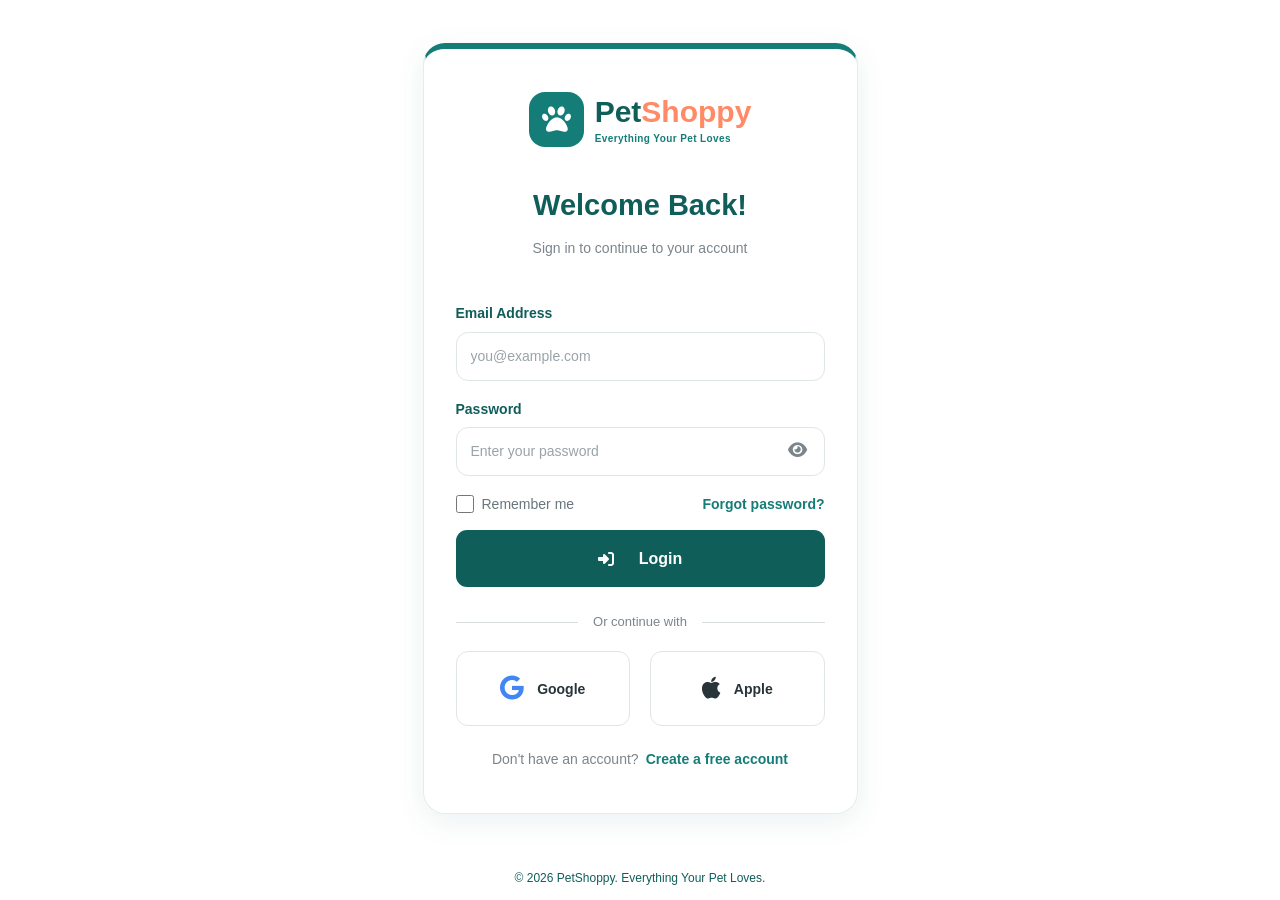
<file: Login.html>
<!DOCTYPE html>
<html lang="en">
<head>
    <meta charset="UTF-8">
    <meta name="viewport" content="width=device-width, initial-scale=1.0">

    <title>Login | PetShoppy</title>

    <link rel="stylesheet" href="https://cdnjs.cloudflare.com/ajax/libs/font-awesome/6.5.2/css/all.min.css">

    <link rel="stylesheet" href="style.css">
    <link rel="stylesheet" href="Auth.css">

    <script src="Auth.js" defer></script>
</head>

<body class="login-page">

    <main class="login-main">

        <div class="login-card">

            <!-- PETSHOPPY LOGO -->
            <a href="index.html" class="login-logo">
                <span class="login-logo-icon">
                    <i class="fa-solid fa-paw"></i>
                </span>

                <span class="login-logo-text">
                    Pet<span>Shoppy</span>
                    <small>Everything Your Pet Loves</small>
                </span>
            </a>

            <!-- HEADING -->
            <div class="login-heading">
                <h1>Welcome Back!</h1>
                <p>Sign in to continue to your account</p>
            </div>

            <!-- LOGIN FORM -->
            <form id="loginForm">

                <div class="login-field">
                    <label for="loginEmail">Email Address</label>

                    <input
                        type="email"
                        id="loginEmail"
                        name="email"
                        placeholder="you@example.com"
                        autocomplete="username"
                        required>
                </div>

                <div class="login-field">
                    <label for="loginPassword">Password</label>

                    <div class="login-password-wrapper">

                        <input
                            type="password"
                            id="loginPassword"
                            name="password"
                            placeholder="Enter your password"
                            autocomplete="current-password"
                            required>

                        <button
                            type="button"
                            class="password-toggle"
                            data-toggle="loginPassword"
                            aria-label="Show password">

                            <i class="fa-solid fa-eye"></i>

                        </button>

                    </div>
                </div>

                <!-- REMEMBER ME + FORGOT PASSWORD -->
                <div class="login-options">

                    <label class="login-remember">
                        <input type="checkbox" id="rememberMe">
                        <span>Remember me</span>
                    </label>

                    <a href="#" id="forgotPassword">
                        Forgot password?
                    </a>

                </div>

                <!-- LOGIN BUTTON -->
                <button type="submit" class="login-submit">
                    <i class="fa-solid fa-right-to-bracket"></i>
                    Login
                </button>

                <p id="loginStatus" class="login-status"
                   aria-live="polite"></p>

            </form>

            <!-- SOCIAL LOGIN -->
            <div class="login-divider">
                <span>Or continue with</span>
            </div>

            <div class="login-social">

                <button type="button"
                        class="login-social-btn"
                        data-provider="Google">

                    <i class="fa-brands fa-google google-icon"></i>
                    <span>Google</span>

                </button>

                <button type="button"
                        class="login-social-btn"
                        data-provider="Apple">

                    <i class="fa-brands fa-apple apple-icon"></i>
                    <span>Apple</span>

                </button>

            </div>

            <!-- REGISTRATION LINK -->
            <div class="login-register">
                <span>Don't have an account?</span>

                <a href="Register.html">
                    Create a free account
                </a>
            </div>

        </div>

    </main>

    <!-- FOOTER -->
    <footer class="login-footer">
        © 2026 PetShoppy. Everything Your Pet Loves.
    </footer>

</body>
</html>
</file>
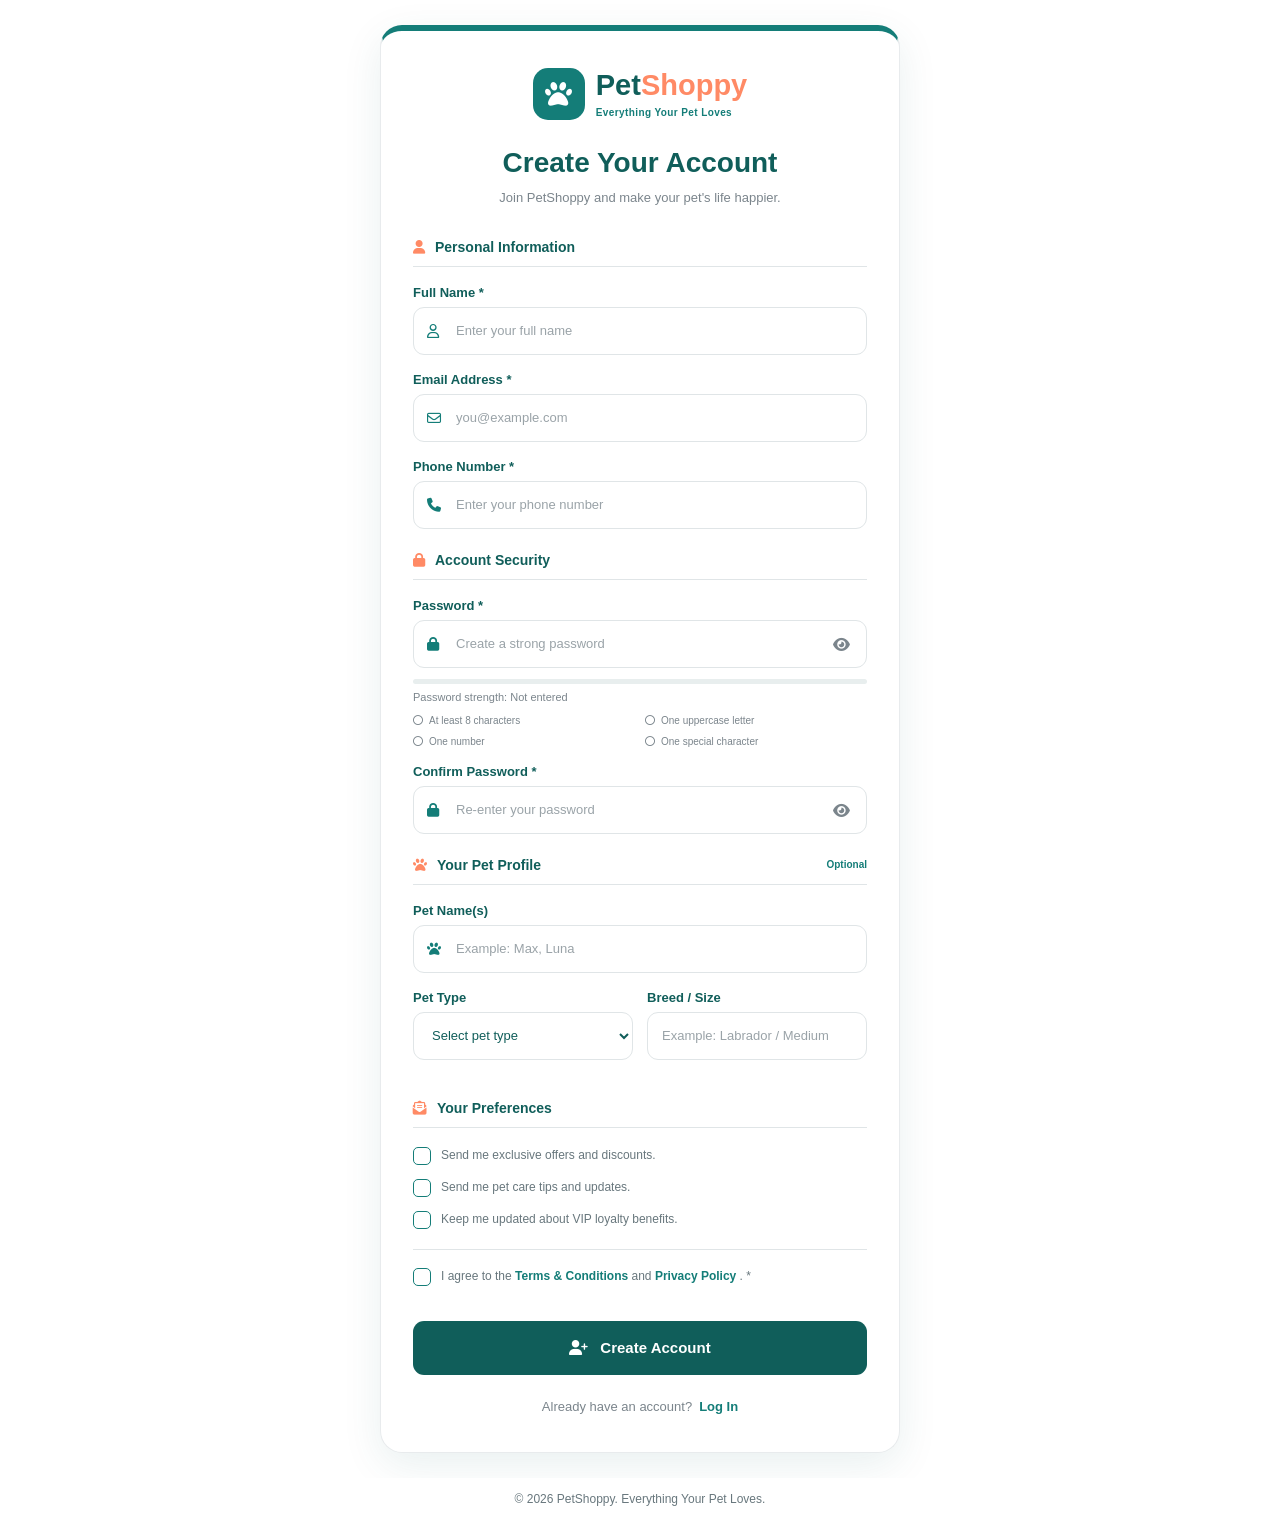
<file: Register.html>
<!DOCTYPE html>
<html lang="en">
<head>
    <meta charset="UTF-8">
    <meta name="viewport" content="width=device-width, initial-scale=1.0">

    <title>Create Account | PetShoppy</title>

    <link rel="stylesheet"
          href="https://cdnjs.cloudflare.com/ajax/libs/font-awesome/6.5.2/css/all.min.css">

    <link rel="stylesheet" href="Register.css">

    <script src="Auth.js" defer></script>
</head>

<body class="register-page">

    <main class="register-main">

        <div class="register-card">

            <!-- PETSHOPPY LOGO -->
            <a href="index.html" class="register-logo">

                <span class="register-logo-icon">
                    <i class="fa-solid fa-paw"></i>
                </span>

                <span class="register-logo-text">
                    Pet<span>Shoppy</span>
                    <small>Everything Your Pet Loves</small>
                </span>

            </a>


            <!-- HEADING -->
            <div class="register-heading">

                <h1>Create Your Account</h1>

                <p>
                    Join PetShoppy and make your pet's life happier.
                </p>

            </div>


            <form id="registerForm">

                <!-- PERSONAL INFORMATION -->
                <div class="register-section-title">
                    <i class="fa-solid fa-user"></i>
                    Personal Information
                </div>


                <div class="register-field">

                    <label for="fullName">Full Name *</label>

                    <div class="register-input-wrapper">
                        <i class="fa-regular fa-user"></i>

                        <input
                            type="text"
                            id="fullName"
                            name="fullName"
                            placeholder="Enter your full name"
                            autocomplete="name"
                            required>
                    </div>

                </div>


                <div class="register-field">

                    <label for="registerEmail">Email Address *</label>

                    <div class="register-input-wrapper">
                        <i class="fa-regular fa-envelope"></i>

                        <input
                            type="email"
                            id="registerEmail"
                            name="email"
                            placeholder="you@example.com"
                            autocomplete="email"
                            required>
                    </div>

                </div>


                <div class="register-field">

                    <label for="registerPhone">Phone Number *</label>

                    <div class="register-input-wrapper">
                        <i class="fa-solid fa-phone"></i>

                        <input
                            type="tel"
                            id="registerPhone"
                            name="phone"
                            placeholder="Enter your phone number"
                            pattern="[0-9+\-\s]{10,16}"
                            autocomplete="tel"
                            required>
                    </div>

                </div>


                <!-- ACCOUNT SECURITY -->
                <div class="register-section-title">

                    <i class="fa-solid fa-lock"></i>
                    Account Security

                </div>


                <div class="register-field">

                    <label for="registerPassword">Password *</label>

                    <div class="register-input-wrapper">

                        <i class="fa-solid fa-lock"></i>

                        <input
                            type="password"
                            id="registerPassword"
                            name="password"
                            placeholder="Create a strong password"
                            autocomplete="new-password"
                            minlength="8"
                            required>

                        <button
                            type="button"
                            class="register-password-toggle"
                            data-toggle="registerPassword"
                            aria-label="Show password">

                            <i class="fa-solid fa-eye"></i>

                        </button>

                    </div>


                    <!-- PASSWORD STRENGTH -->
                    <div class="register-strength">

                        <div class="register-strength-track">
                            <span id="strengthBar"></span>
                        </div>

                        <small id="strengthText">
                            Password strength: Not entered
                        </small>

                    </div>


                    <div class="register-password-rules">

                        <span id="ruleLength">
                            <i class="fa-regular fa-circle"></i>
                            At least 8 characters
                        </span>

                        <span id="ruleUpper">
                            <i class="fa-regular fa-circle"></i>
                            One uppercase letter
                        </span>

                        <span id="ruleNumber">
                            <i class="fa-regular fa-circle"></i>
                            One number
                        </span>

                        <span id="ruleSpecial">
                            <i class="fa-regular fa-circle"></i>
                            One special character
                        </span>

                    </div>

                </div>


                <div class="register-field">

                    <label for="confirmPassword">
                        Confirm Password *
                    </label>

                    <div class="register-input-wrapper">

                        <i class="fa-solid fa-lock"></i>

                        <input
                            type="password"
                            id="confirmPassword"
                            name="confirmPassword"
                            placeholder="Re-enter your password"
                            autocomplete="new-password"
                            required>

                        <button
                            type="button"
                            class="register-password-toggle"
                            data-toggle="confirmPassword"
                            aria-label="Show password">

                            <i class="fa-solid fa-eye"></i>

                        </button>

                    </div>

                    <small id="passwordMatch"
                           class="register-match-message"></small>

                </div>


                <!-- PET PROFILE -->
                <div class="register-section-title">

                    <i class="fa-solid fa-paw"></i>
                    Your Pet Profile

                    <span class="register-optional">Optional</span>

                </div>


                <div class="register-field">

                    <label for="petNames">Pet Name(s)</label>

                    <div class="register-input-wrapper">

                        <i class="fa-solid fa-paw"></i>

                        <input
                            type="text"
                            id="petNames"
                            name="petNames"
                            placeholder="Example: Max, Luna">

                    </div>

                </div>


                <div class="register-row">

                    <div class="register-field">

                        <label for="petSpecies">Pet Type</label>

                        <select id="petSpecies" name="petSpecies">

                            <option value="">Select pet type</option>
                            <option value="Dog">Dog</option>
                            <option value="Cat">Cat</option>
                            <option value="Bird">Bird</option>
                            <option value="Fish">Fish</option>
                            <option value="Rabbit">Rabbit</option>
                            <option value="Hamster">Hamster</option>
                            <option value="Other">Other</option>

                        </select>

                    </div>


                    <div class="register-field">

                        <label for="petBreed">Breed / Size</label>

                        <input
                            type="text"
                            id="petBreed"
                            name="petBreed"
                            placeholder="Example: Labrador / Medium">

                    </div>

                </div>


                <!-- PREFERENCES -->
                <div class="register-section-title">

                    <i class="fa-solid fa-envelope-open-text"></i>
                    Your Preferences

                </div>


                <div class="register-preferences">

                    <label class="register-checkbox">

                        <input type="checkbox" name="offers">

                        <span class="register-checkmark"></span>

                        <span>
                            Send me exclusive offers and discounts.
                        </span>

                    </label>


                    <label class="register-checkbox">

                        <input type="checkbox" name="tips">

                        <span class="register-checkmark"></span>

                        <span>
                            Send me pet care tips and updates.
                        </span>

                    </label>


                    <label class="register-checkbox">

                        <input type="checkbox" name="loyalty">

                        <span class="register-checkmark"></span>

                        <span>
                            Keep me updated about VIP loyalty benefits.
                        </span>

                    </label>

                </div>


                <!-- TERMS AND CONDITIONS -->
                <div class="register-terms">

                    <label class="register-checkbox">

                        <input
                            type="checkbox"
                            id="termsAccepted"
                            name="terms"
                            required>

                        <span class="register-checkmark"></span>

                        <span>
                            I agree to the
                            <a href="Terms.html" target="_blank">
                                Terms & Conditions
                            </a>
                            and
                            <a href="Privacy.html" target="_blank">
                                Privacy Policy
                            </a>.
                            *
                        </span>

                    </label>

                </div>


                <!-- CREATE ACCOUNT -->
                <button type="submit" class="register-submit">

                    <i class="fa-solid fa-user-plus"></i>

                    Create Account

                </button>

                <p id="registerStatus"
                   class="register-status"
                   aria-live="polite"></p>

            </form>


            <!-- LOGIN REDIRECT -->
            <div class="register-login-link">

                <span>Already have an account?</span>

                <a href="Login.html">Log In</a>

            </div>


        </div>

    </main>


    <!-- FOOTER -->
    <footer class="register-footer">

        © 2026 PetShoppy. Everything Your Pet Loves.

    </footer>

</body>
</html>
</file>
<file: style.css>
/* ================= HEADER ================= */

.main-header {
    width: 100%;
    height: 105px;
    background: var(--background, #ffffff);
    position: relative;
    z-index: 1000;
    border-bottom: 1px solid var(--border, #eeeeee);
}

.header-container {
    width: 100%;
    max-width: 1850px;
    height: 100%;
    margin: auto;
    padding: 0 35px;

    display: flex;
    align-items: center;
    justify-content: space-between;
    gap: 25px;

    box-sizing: border-box;
}

/* LOGO */

.logo {
    display: flex;
    align-items: center;
    gap: 11px;
    flex-shrink: 0;
    text-decoration: none;
}

.logo img {
    width: 50px;
    height: 50px;
    background: teal;
    color: #ffffff;
    border-radius: 14px;

    display: flex;
    align-items: center;
    justify-content: center;

    font-size: 25px;
}

.logo-text {
    color: #147D78;
    font-size: 27px;
    font-weight: 800;
    line-height: 1.1;
}

.logo-text span {
    color: #FF8A65;
}

.logo-text small {
    display: block;
    margin-top: 5px;
    color: var(--muted, #777777);
    font-size: 11px;
    font-weight: 600;
    letter-spacing: 0.5px;
}

/* NAVIGATION */

.navigation {
    display: flex;
    align-items: center;
    justify-content: center;
    flex: 1;
    gap: 25px;
    min-width: 0;
}

.nav-item {
    position: relative;
    display: flex;
    align-items: center;
}

.nav-link {
    display: flex;
    align-items: center;
    justify-content: center;
    gap: 8px;

    padding: 15px 0;

    background: transparent;
    border: none;

    color: var(--text, #26332e);
    font-family: inherit;
    font-size: 18px;
    font-weight: 700;

    text-decoration: none;
    white-space: nowrap;
    cursor: pointer;

    transition: color 0.3s ease;
}

.nav-link:hover {
    color: #147D78;
}

.dropdown-toggle i {
    font-size: 11px;
}

/* DROPDOWN */

.dropdown-menu {
    display: none;
    flex-direction: column;
    gap: 8px;

    position: absolute;
    top: calc(100% - 2px);
    left: -25px;

    width: 300px;
    padding: 22px;

    background: var(--background, #ffffff);
    border: 2px solid #147D78;
    border-radius: 28px;

    box-shadow: 0 10px 30px rgba(0, 0, 0, 0.12);
    z-index: 2000;
}

.dropdown-menu a {
    display: flex;
    align-items: center;

    padding: 13px 12px;

    color: var(--text, #26332e);
    font-size: 17px;
    font-weight: 700;

    text-decoration: none;
    border-radius: 10px;

    transition: 0.3s ease;
}

.dropdown-menu a:hover {
    background: #E8F5F3;
    color: #147D78;
}

/* Desktop dropdown */
@media (min-width: 1001px) {
    .nav-item:hover .dropdown-menu,
    .nav-item:focus-within .dropdown-menu {
        display: flex;
    }
}

/* HEADER BUTTONS */

.header-actions {
    display: flex;
    align-items: center;
    justify-content: flex-end;
    gap: 12px;
    flex-shrink: 0;
}

.circle-btn {
  width: 42px;
  height: 42px;
  border: 2px solid darkgreen;
  transition: all 0.3s ease;
  cursor: pointer;
  transition: all 0.3s ease;
  border-radius: 50%;
  background: white;
  color: var(--text);
}

.circle-btn:hover {
    background-color: #228b22;
    color: #ffffff;
    border-color: #228b22;
    transform: translateY(-3px);
    box-shadow: 0 5px 12px rgba(34, 139, 34, 0.3);
}

.login-btn {
    min-width: 145px;
    height: 52px;
    padding: 0 25px;

    display: flex;
    align-items: center;
    justify-content: center;
    gap: 9px;

    background: #147D78;
    color: #ffffff;

    border-radius: 15px;
    box-shadow: 0 5px 15px rgba(20, 125, 120, 0.2);

    font-size: 17px;
    font-weight: 700;
    text-decoration: none;
    white-space: nowrap;

    box-sizing: border-box;
    transition: 0.3s ease;
}

.login-btn:hover {
    background: #105E5A;
    transform: translateY(-2px);
}


@media (max-width: 1400px) {
    .header-container {
        padding: 0 20px;
        gap: 15px;
    }

    .navigation {
        gap: 15px;
    }

    .nav-link {
        font-size: 15px;
    }

    .logo-text {
        font-size: 23px;
    }

    .login-btn {
        min-width: 110px;
        padding: 0 15px;
    }

    .circle-btn {
        width: 44px;
        height: 44px;
        min-width: 44px;
    }
}

@media (max-width: 1000px) {
    .main-header {
        height: auto;
    }

    .header-container {
        min-height: 85px;
        flex-wrap: wrap;
        padding: 15px 20px;
    }

    .navigation {
        order: 3;
        flex-basis: 100%;
        flex-direction: column;
        align-items: stretch;
        gap: 0;
    }

    .nav-item {
        width: 100%;
        flex-direction: column;
        align-items: stretch;
    }

    .nav-link {
        width: 100%;
        justify-content: space-between;
        padding: 13px 5px;
        border-bottom: 1px solid var(--border, #eeeeee);
    }

    .dropdown-menu {
        position: static;
        width: auto;
        border-radius: 12px;
        box-shadow: none;
    }

    .nav-item.open .dropdown-menu {
        display: flex;
    }

    .header-actions {
        margin-left: auto;
    }
}


/* ================= FOOTER ================= */

/* WHITE FOOTER BACKGROUND */

.main-footer {
    width: 100%;
    background: #FFFFFF;
    color: #26332E;
    padding: 65px 5% 0;
    box-sizing: border-box;
}

/* DARK MODE */

body.dark .main-footer {
    background: #172522;
    color: #F4F8F6;
}
/* FOUR COLUMN LAYOUT */

.footer-container {
    max-width: 1500px;
    margin: auto;

    display: grid;
    grid-template-columns: 1.5fr 1fr 1.3fr 1.3fr;
    gap: 45px;

    padding-bottom: 45px;
}

.footer-column h3 {
    font-size: 24px;
    font-weight: 700;
    color: #105E5A;
    margin-bottom: 25px;
}

/* BRAND LOGO */

.footer-logo {
    display: inline-flex;
    align-items: center;
    gap: 12px;
    text-decoration: none;
}

.footer-logo-icon {
    width: 48px;
    height: 48px;
    background: #147D78;
    color: #ffffff;
    border-radius: 14px;

    display: flex;
    align-items: center;
    justify-content: center;

    font-size: 25px;
}

.footer-logo-text {
    font-size: 28px;
    font-weight: 800;
    color: #147D78;
}

.footer-logo-text span {
    color: #FF8A65;
}

/* TAGLINE AND DESCRIPTION */

.footer-tagline {
    color: #FF8A65;
    font-size: 16px;
    font-weight: 700;
    margin: 12px 0;
}

.footer-description {
    max-width: 350px;
    color: #68766D;
    font-size: 14px;
    line-height: 1.8;
    margin-bottom: 22px;
}

/* SOCIAL MEDIA BUTTONS */

.social-links {
    display: flex;
    align-items: center;
    gap: 12px;
}

.social-btn {
    width: 42px;
    height: 42px;
    border: 1.5px solid #147D78;
    border-radius: 50%;

    display: flex;
    align-items: center;
    justify-content: center;

    background: transparent;
    color: #147D78;

    font-size: 17px;
    text-decoration: none;

    transition: 0.3s ease;
}

.social-btn:hover {
    background: #147D78;
    color: #ffffff;
    transform: translateY(-4px);
}

/* FOOTER LINKS */

.footer-links {
    list-style: none;
    padding: 0;
    margin: 0;
}

.footer-links li {
    margin-bottom: 14px;
}

.footer-links a {
    color: #68766D;
    font-size: 17px;
    font-weight: 500;
    text-decoration: none;
    transition: 0.3s ease;
}

.footer-links a:hover {
    color: #147D78;
    padding-left: 5px;
}

/* CONTACT DETAILS */

.contact-list {
    list-style: none;
    padding: 0;
    margin: 0;
}

.contact-list li {
    display: flex;
    align-items: flex-start;
    gap: 12px;

    margin-bottom: 20px;

    color: #68766D;
    font-size: 17px;
    line-height: 1.7;
}

.contact-list i {
    color: #147D78;
    font-size: 17px;
    margin-top: 3px;
    min-width: 18px;
}

.contact-list a {
    color: #68766D;
    text-decoration: none;
    transition: 0.3s ease;
}

.contact-list a:hover {
    color: #147D78;
}

/* COPYRIGHT SECTION */

.footer-bottom {
    max-width: 1500px;
    margin: auto;
    padding: 22px 0;

    border-top: 1px solid rgba(20, 125, 120, 0.2);

    display: flex;
    justify-content: space-between;
    align-items: center;
    gap: 15px;
    flex-wrap: wrap;
}

.footer-bottom p {
    color: #68766D;
    font-size: 14px;
    margin: 0;
}

.footer-bottom i {
    color: #FF8A65;
}

/* ================= DARK MODE ================= */

body.dark .main-footer {
    background: #172522;
    color: #F4F8F6;
}

body.dark .footer-column h3,
body.dark .footer-column h4 {
    color: #69C8BE;
}

body.dark .footer-description,
body.dark .footer-links a,
body.dark .contact-list li,
body.dark .contact-list a,
body.dark .footer-bottom p {
    color: #B8C9C2;
}

body.dark .footer-tagline {
    color: #FF9B7C;
}

body.dark .footer-links a:hover,
body.dark .contact-list a:hover {
    color: #69C8BE;
}

body.dark .contact-list i {
    color: #69C8BE;
}

body.dark .social-btn {
    color: #69C8BE;
    border-color: #69C8BE;
}

body.dark .social-btn:hover {
    background: #69C8BE;
    color: #172522;
}

body.dark .footer-bottom {
    border-top-color: rgba(105, 200, 190, 0.2);
}

/* ================= RESPONSIVE ================= */

@media (max-width: 1100px) {
    .footer-container {
        grid-template-columns: repeat(2, 1fr);
        gap: 40px;
    }
}

@media (max-width: 600px) {
    .main-footer {
        padding: 45px 6% 0;
    }

    .footer-container {
        grid-template-columns: 1fr;
        gap: 35px;
    }

    .footer-bottom {
        flex-direction: column;
        text-align: center;
    }
}

/* ================= GLOBAL ================= */

/* ================= PETSHOPPY BRAND COLORS ================= */

:root {
    --primary: #147D78;
    --primary-dark: #105E5A;
    --secondary: #FF8A65;

    --background: #FFFFFF;
    --surface: #FFFFFF;

    --text: #105E5A;
    --muted: #147D78;

    --border: rgba(20, 125, 120, 0.25);

    --shadow: 0 8px 25px rgba(16, 94, 90, 0.12);
}

* {
    margin: 0;
    padding: 0;
    box-sizing: border-box;
}

html {
    scroll-behavior: smooth;
}

body {
    background: var(--background);
    color: var(--text);
    font-family: Arial, Helvetica, sans-serif;
    line-height: 1.6;
    transition: 0.3s ease;
}

img {
    width: 100%;
    display: block;
    object-fit: cover;
}

a {
    text-decoration: none;
}

button {
    font-family: inherit;
}

/* ================= DARK MODE ================= */

body.dark {
    --primary: #147D78;
    --primary-dark: #105E5A;
    --secondary: #FF8A65;

    --background: #105E5A;
    --surface: #147D78;

    --text: #FFFFFF;
    --muted: #FFFFFF;

    --border: rgba(255, 255, 255, 0.25);

    --shadow: 0 8px 25px rgba(16, 94, 90, 0.3);
}

/* ================= HEADER ================= */

.announcement-bar {
    background: var(--primary-dark);
    color: #FFFFFF;
    text-align: center;
    padding: 9px 15px;
    font-size: 13px;
    font-weight: 600;
}

.main-header {
    width: 100%;
    background: var(--background);
    border-bottom: 1px solid var(--border);
    position: relative;
    z-index: 1000;
}

.header-container {
    max-width: 1800px;
    min-height: 100px;
    margin: auto;
    padding: 12px 3%;
    display: flex;
    align-items: center;
    justify-content: space-between;
    gap: 22px;
}

.logo {
    display: flex;
    align-items: center;
    gap: 10px;
    flex-shrink: 0;
}

.logo-icon {
    width: 48px;
    height: 48px;
    background: var(--primary);
    color: #FFFFFF;
    border-radius: 14px;
    display: grid;
    place-items: center;
    font-size: 24px;
}

.logo-text {
    color: var(--primary);
    font-size: 25px;
    font-weight: 800;
    line-height: 1.2;
}

.logo-text span {
    color: var(--secondary);
}

.logo-text small {
    display: block;
    color: var(--muted);
    font-size: 10px;
    letter-spacing: 0.4px;
}

.navigation {
    display: flex;
    align-items: center;
    justify-content: center;
    gap: 17px;
    flex: 1;
    min-width: 0;
}

.nav-item {
    position: relative;
}

.nav-link {
    display: flex;
    align-items: center;
    gap: 7px;
    background: none;
    border: none;
    color: var(--text);
    font-size: 14px;
    font-weight: 700;
    white-space: nowrap;
    cursor: pointer;
    padding: 12px 0;
}

.nav-link:hover {
    color: var(--primary);
}

.dropdown-menu {
    display: none;
    flex-direction: column;
    position: absolute;
    top: 100%;
    left: 0;
    min-width: 210px;
    padding: 12px;
    background: var(--background);
    border: 1px solid var(--border);
    border-radius: 12px;
    box-shadow: var(--shadow);
    z-index: 1001;
}

.nav-item:hover .dropdown-menu,
.nav-item:focus-within .dropdown-menu {
    display: flex;
}

.dropdown-menu a {
    padding: 10px;
    color: var(--text);
    border-radius: 7px;
    font-size: 13px;
}

.dropdown-menu a:hover {
    background: var(--surface);
    color: var(--primary);
}

.header-actions {
    display: flex;
    align-items: center;
    gap: 9px;
    flex-shrink: 0;
}

.circle-btn {
    width: 39px;
    height: 39px;
    border: 1.5px solid var(--primary);
    border-radius: 50%;
    color: var(--primary);
    background: transparent;
    cursor: pointer;
}

.login-btn {
    background: var(--primary);
    color: #FFFFFF;
    padding: 10px 18px;
    border-radius: 12px;
    font-size: 14px;
    font-weight: 700;
    white-space: nowrap;
}

/* ================= COMMON SECTIONS ================= */

.section-padding {
    padding: 80px 6%;
}

.section-heading {
    text-align: center;
    max-width: 700px;
    margin: 0 auto 42px;
}

.section-label {
    color: var(--primary);
    font-size: 12px;
    font-weight: 800;
    letter-spacing: 1.5px;
    display: inline-block;
    margin-bottom: 10px;
}

.section-heading h2,
.community-content h2,
.newsletter-section h2 {
    color: var(--text);
    font-size: clamp(27px, 3vw, 38px);
    line-height: 1.25;
    margin-bottom: 12px;
}

.section-heading p {
    color: var(--muted);
    font-size: 15px;
}

.primary-btn,
.secondary-btn {
    display: inline-flex;
    align-items: center;
    justify-content: center;
    gap: 10px;
    padding: 14px 23px;
    border-radius: 10px;
    font-size: 14px;
    font-weight: 700;
    transition: 0.3s ease;
}

.primary-btn {
    background: var(--primary);
    color: #FFFFFF;
}

.primary-btn:hover {
    background: var(--primary-dark);
    transform: translateY(-3px);
}

.secondary-btn {
    border: 1.5px solid var(--primary);
    color: var(--primary);
    background: transparent;
}

.secondary-btn:hover {
    background: var(--primary);
    color: #FFFFFF;
}

.center-button {
    text-align: center;
    margin-top: 38px;
}

/* ================= HERO ================= */

.hero-section {
    display: grid;
    grid-template-columns: 1fr 1fr;
    align-items: center;
    gap: 45px;
    padding: 65px 7%;
    background: var(--surface);
    overflow: hidden;
}

.hero-content h1 {
    max-width: 650px;
    color: #FF8A65;
    font-size: clamp(36px, 4.5vw, 60px);
    line-height: 1.12;
    margin-bottom: 22px;
}

.hero-content h1 span {
    color: var(--primary);
}

.hero-content > p {
    max-width: 540px;
    color: var(--muted);
    font-size: 16px;
    line-height: 1.9;
    margin-bottom: 28px;
}

.hero-buttons {
    display: flex;
    flex-wrap: wrap;
    gap: 13px;
}

.hero-note {
    margin-top: 25px;
    color: var(--muted);
    font-size: 13px;
}

.hero-note i {
    color: var(--secondary);
    margin-right: 6px;
}

.hero-image {
    height: 450px;
    border-radius: 35px;
    overflow: hidden;
}

.hero-image img {
    height: 100%;
    transition: transform 0.5s ease;
}

.hero-image:hover img {
    transform: scale(1.04);
}

/* ================= PET CARDS ================= */

.pet-grid {
    display: grid;
    grid-template-columns: repeat(3, 1fr);
    gap: 25px;
}

.pet-card {
    height: 350px;
    position: relative;
    border-radius: 20px;
    overflow: hidden;
    box-shadow: var(--shadow);
}

.pet-card img {
    height: 100%;
    transition: transform 0.5s ease;
}

.pet-card:hover img {
    transform: scale(1.07);
}

.pet-card::after {
    content: "";
    position: absolute;
    inset: 35% 0 0;
    background: linear-gradient(transparent, rgba(0, 0, 0, 0.75));
}

.pet-card-content {
    position: absolute;
    bottom: 25px;
    left: 25px;
    z-index: 1;
    color: #FFFFFF;
}

.pet-card-content h3 {
    font-size: 27px;
    margin-bottom: 5px;
}

.pet-card-content span {
    font-size: 13px;
    font-weight: 600;
}

/* ================= CATEGORY CARDS ================= */

.category-section {
    background: var(--surface);
}

.category-grid {
    display: grid;
    grid-template-columns: repeat(4, 1fr);
    gap: 22px;
}

.category-card {
    background: var(--background);
    border: 1px solid var(--border);
    border-radius: 17px;
    padding: 13px;
    text-align: center;
    color: var(--text);
    transition: 0.3s ease;
}

.category-card:hover {
    transform: translateY(-7px);
    box-shadow: var(--shadow);
}

.category-card img {
    height: 190px;
    border-radius: 12px;
    margin-bottom: 16px;
}

.category-card h3 {
    font-size: 17px;
    margin-bottom: 7px;
}

.category-card span {
    color: var(--primary);
    font-size: 13px;
    font-weight: 700;
}

/* ================= PRODUCTS ================= */

.product-grid {
    display: grid;
    grid-template-columns: repeat(4, 1fr);
    gap: 22px;
}

.product-card {
    background: var(--background);
    border: 1px solid var(--border);
    border-radius: 17px;
    overflow: hidden;
    transition: 0.3s ease;
}

.product-card:hover {
    transform: translateY(-6px);
    box-shadow: var(--shadow);
}

.product-image {
    height: 230px;
    position: relative;
    background: var(--surface);
    padding: 12px;
}

.product-image img {
    height: 100%;
    border-radius: 10px;
}

.product-badge {
    position: absolute;
    top: 20px;
    left: 20px;
    z-index: 2;
    background: var(--secondary);
    color: #FFFFFF;
    padding: 5px 10px;
    border-radius: 5px;
    font-size: 11px;
    font-weight: 700;
}

.wishlist-btn {
    position: absolute;
    top: 18px;
    right: 18px;
    z-index: 2;
    width: 36px;
    height: 36px;
    border: none;
    border-radius: 50%;
    background: #FFFFFF;
    color: #E36B65;
    font-size: 16px;
    cursor: pointer;
}

.wishlist-btn.active {
    background: #E36B65;
    color: #FFFFFF;
}

.product-info {
    padding: 17px;
}

.product-category {
    color: var(--muted);
    font-size: 12px;
}

.product-info h3 {
    color: var(--text);
    font-size: 16px;
    margin: 5px 0;
}

.rating {
    color: #F2A900;
    font-size: 14px;
    letter-spacing: 1px;
}

.rating small {
    color: var(--muted);
    font-size: 11px;
    letter-spacing: 0;
}

.product-bottom {
    display: flex;
    justify-content: space-between;
    align-items: center;
    margin-top: 15px;
}

.product-bottom strong {
    color: var(--primary);
    font-size: 19px;
}

.add-cart-btn {
    background: var(--primary);
    color: #FFFFFF;
    border: none;
    padding: 9px 12px;
    border-radius: 8px;
    cursor: pointer;
    font-weight: 700;
    font-size: 12px;
}

.add-cart-btn:hover {
    background: var(--primary-dark);
}

/* ================= BENEFITS ================= */

.benefits-section {
    background: var(--surface);
}

.benefits-grid {
    display: grid;
    grid-template-columns: repeat(4, 1fr);
    gap: 20px;
}

.benefit-card {
    background: var(--background);
    padding: 30px 20px;
    border: 1px solid var(--border);
    border-radius: 16px;
    text-align: center;
}

.benefit-card > i {
    color: var(--primary);
    font-size: 35px;
    margin-bottom: 15px;
}

.benefit-card h3 {
    font-size: 17px;
    margin-bottom: 8px;
}

.benefit-card p {
    color: var(--muted);
    font-size: 13px;
}

/* ================= COMMUNITY ================= */

.community-section {
    display: grid;
    grid-template-columns: 1fr 1fr;
    gap: 55px;
    align-items: center;
}

.community-image {
    height: 370px;
    border-radius: 25px;
    overflow: hidden;
}

.community-image img {
    height: 100%;
}

.community-content p {
    color: var(--muted);
    line-height: 1.9;
    margin: 20px 0 25px;
}

/* ================= TESTIMONIALS ================= */

.testimonial-section {
    background: var(--surface);
}

.testimonial-grid {
    display: grid;
    grid-template-columns: repeat(3, 1fr);
    gap: 23px;
}

.testimonial-card {
    background: var(--background);
    border: 1px solid var(--border);
    border-radius: 16px;
    padding: 28px;
}

.testimonial-card p {
    color: var(--muted);
    font-size: 14px;
    line-height: 1.8;
    margin: 15px 0 20px;
}

.testimonial-card h3 {
    color: var(--primary);
    font-size: 16px;
}

.testimonial-card > span {
    color: var(--muted);
    font-size: 12px;
}

/* ================= BLOG ================= */

.blog-grid {
    display: grid;
    grid-template-columns: repeat(3, 1fr);
    gap: 24px;
}

.blog-card {
    border: 1px solid var(--border);
    border-radius: 17px;
    overflow: hidden;
    background: var(--background);
    transition: 0.3s ease;
}

.blog-card:hover {
    transform: translateY(-6px);
    box-shadow: var(--shadow);
}

.blog-card > img {
    height: 220px;
}

.blog-content {
    padding: 22px;
}

.blog-content > span {
    color: var(--secondary);
    font-size: 12px;
    font-weight: 800;
    text-transform: uppercase;
}

.blog-content h3 {
    color: var(--text);
    font-size: 18px;
    margin: 10px 0 15px;
}

.blog-content a {
    color: var(--primary);
    font-size: 13px;
    font-weight: 700;
}

/* ================= NEWSLETTER ================= */

.newsletter-section {
    padding: 55px 7%;
    background: var(--surface);
    display: flex;
    align-items: center;
    justify-content: space-between;
    gap: 35px;
}

.newsletter-section h2 {
    font-size: 30px;
}

.newsletter-section p {
    color: var(--muted);
}

.newsletter-form {
    display: flex;
    gap: 10px;
    width: 45%;
}

.newsletter-form input {
    flex: 1;
    min-width: 0;
    padding: 14px;
    border: 1px solid var(--border);
    border-radius: 9px;
    background: var(--background);
    color: var(--text);
    outline: none;
}

.newsletter-form button {
    padding: 13px 20px;
    background: var(--primary);
    color: #FFFFFF;
    border: none;
    border-radius: 9px;
    cursor: pointer;
    font-weight: 700;
}

/* ================= RESPONSIVE ================= */

@media (max-width: 1300px) {
    .header-container {
        flex-wrap: wrap;
    }

    .navigation {
        gap: 12px;
    }

    .nav-link {
        font-size: 12px;
    }
}

@media (max-width: 1000px) {
    .navigation {
        order: 3;
        flex-basis: 100%;
        flex-wrap: wrap;
    }

    .header-container {
        padding: 15px 4%;
    }

    .hero-section,
    .community-section {
        grid-template-columns: 1fr;
    }

    .hero-image {
        height: 350px;
    }

    .product-grid,
    .category-grid,
    .benefits-grid {
        grid-template-columns: repeat(2, 1fr);
    }
}

@media (max-width: 650px) {
    .section-padding {
        padding: 55px 5%;
    }

    .pet-grid,
    .product-grid,
    .category-grid,
    .benefits-grid,
    .testimonial-grid,
    .blog-grid {
        grid-template-columns: 1fr;
    }

    .hero-section {
        padding: 45px 5%;
    }

    .hero-image {
        height: 280px;
    }

    .pet-card {
        height: 300px;
    }

    .newsletter-section {
        flex-direction: column;
        align-items: stretch;
        padding: 40px 5%;
    }

    .newsletter-form {
        width: 100%;
        flex-direction: column;
    }

    .header-actions {
        margin-left: auto;
    }

    .navigation {
        justify-content: flex-start;
        gap: 15px;
    }
}
/* ================= BRAND COLOR CONSISTENCY ================= */

/* General backgrounds */

body,
.main-header,
.product-card,
.testimonial-card,
.blog-card,
.category-card,
.benefit-card {
    background-color: var(--background);
    color: var(--text);
}

/* Hero and section backgrounds */

.hero-section,
.category-section,
.benefits-section,
.testimonial-section,
.newsletter-section {
    background: var(--surface);
}

/* Headings and paragraphs */

h1, h2, h3, h4,
.hero-content h1,
.section-heading h2,
.community-content h2,
.newsletter-section h2,
.product-info h3,
.blog-content h3 {
    color: var(--text);
}

p,
.section-heading p,
.hero-content > p,
.product-category,
.community-content p,
.testimonial-card p,
.newsletter-section p {
    color: var(--muted);
}

/* Borders */

.product-card,
.category-card,
.benefit-card,
.testimonial-card,
.blog-card {
    border-color: var(--border);
}

/* Primary buttons */

.primary-btn,
.add-cart-btn,
.login-btn,
.newsletter-form button {
    background: var(--primary);
    color: #FFFFFF;
}

.primary-btn:hover,
.add-cart-btn:hover,
.login-btn:hover,
.newsletter-form button:hover {
    background: var(--primary-dark);
}

/* Secondary buttons */

.secondary-btn {
    border-color: var(--primary);
    color: var(--primary);
}

.secondary-btn:hover {
    background: var(--primary);
    color: #FFFFFF;
}

/* Brand highlights */

.section-label,
.hero-content h1 span,
.category-card span,
.blog-content a,
.product-bottom strong,
.benefit-card > i {
    color: var(--primary);
}

/* Coral highlights */

.footer-tagline,
.product-badge,
.rating,
.testimonial-card .rating,
.hero-note i,
.footer-bottom i {
    color: var(--secondary);
}

.product-badge {
    background: var(--secondary);
    color: #FFFFFF;
}

/* Wishlist */

.wishlist-btn {
    color: var(--secondary);
}

.wishlist-btn.active {
    background: var(--secondary);
    color: #FFFFFF;
}

/* Newsletter */

.newsletter-form input {
    background: var(--background);
    color: var(--text);
    border-color: var(--border);
}

/* Header buttons */

.circle-btn {
    color: var(--primary);
    border-color: var(--primary);
}

.circle-btn:hover {
    background: var(--primary);
    color: #FFFFFF;
}

/* Dark mode text */

body.dark .hero-content h1,
body.dark .section-heading h2,
body.dark .community-content h2,
body.dark .newsletter-section h2,
body.dark .product-info h3,
body.dark .blog-content h3 {
    color: #FFFFFF;
}

body.dark .product-card,
body.dark .category-card,
body.dark .benefit-card,
body.dark .testimonial-card,
body.dark .blog-card {
    background: var(--surface);
}

body.dark .newsletter-form input {
    background: var(--background);
    color: #FFFFFF;
}

body.dark .wishlist-btn {
    background: #FFFFFF;
    color: var(--secondary);
}
.legal-links {
    display: flex;
    align-items: center;
    gap: 15px;
    flex-wrap: wrap;
}

.legal-links a {
    color: #59666b;
    text-decoration: none;
    transition: color 0.3s;
}

.legal-links a:hover {
    color: #164c36;
}
.hero-content h1 .pet-highlight {
    color: #FF8A65 !important;
}
/* Sticky Header */
.main-header {
    position: sticky;
    top: 0;
    width: 100%;
    z-index: 1000;
    background: #FFFFFF;
    box-shadow: 0 4px 15px rgba(16, 94, 90, 0.12);
}

/* Dark Mode Sticky Header */
body.dark .main-header {
    background: #105E5A;
    box-shadow: 0 4px 15px rgba(0, 0, 0, 0.25);
}
/* =================================
   DARK MODE - ALL HOME SECTIONS
================================= */

body.dark {
    background: #105E5A;
    color: #FFFFFF;
}

/* Section backgrounds */
body.dark section {
    background-color: #105E5A;
    color: #FFFFFF;
}

/* Section headings */
body.dark h1,
body.dark h2,
body.dark h3,
body.dark h4,
body.dark h5,
body.dark h6 {
    color: #FFFFFF;
}

/* Paragraphs and descriptions */
body.dark p,
body.dark li,
body.dark .section-heading p,
body.dark .hero-content > p,
body.dark .community-content p,
body.dark .newsletter-section p {
    color: #FFFFFF;
}

/* Cards */
body.dark .pet-card,
body.dark .category-card,
body.dark .product-card,
body.dark .benefit-card,
body.dark .testimonial-card,
body.dark .blog-card {
    background-color: #147D78;
    color: #FFFFFF;
    border: 1px solid rgba(255, 255, 255, 0.25);
}

/* Card headings and text */
body.dark .pet-card h3,
body.dark .category-card h3,
body.dark .product-card h3,
body.dark .benefit-card h3,
body.dark .testimonial-card h3,
body.dark .blog-card h3,
body.dark .product-info h3 {
    color: #FFFFFF;
}

body.dark .pet-card p,
body.dark .category-card p,
body.dark .product-card p,
body.dark .benefit-card p,
body.dark .testimonial-card p,
body.dark .blog-card p {
    color: #FFFFFF;
}

/* Hero section */
body.dark .hero-section {
    background: #105E5A;
}

body.dark .hero-content h1 {
    color: #FFFFFF;
}

body.dark .hero-content h1 .pet-highlight {
    color: #FF8A65 !important;
}

/* Brand highlights */
body.dark .section-label,
body.dark .product-bottom strong,
body.dark .blog-content a,
body.dark .benefit-card > i {
    color: #FF8A65;
}

/* Navigation */
body.dark .nav-link,
body.dark .dropdown-menu a {
    color: #FFFFFF;
}

body.dark .dropdown-menu {
    background: #147D78;
}




/* Newsletter */
body.dark .newsletter-section {
    background: #147D78;
}

body.dark .newsletter-form input {
    background: #105E5A;
    color: #FFFFFF;
    border: 1px solid #FF8A65;
}

body.dark .newsletter-form input::placeholder {
    color: #FFFFFF;
}

/* Icons and borders */
body.dark .circle-btn {
    color: #FFFFFF;
    border-color: #FF8A65;
}



/* Links */
body.dark a {
    color: #FFFFFF;
}


/* DARK MODE - WHITE TEXT VISIBILITY FIX */

/* Hero heading */
body.dark .hero-content h1,
body.dark .hero-content h1 span {
    color: #FFFFFF !important;
}

/* All section headings */
body.dark .section-heading h2,
body.dark .community-content h2,
body.dark .newsletter-section h2 {
    color: #FFFFFF !important;
}

/* All section paragraphs */
body.dark section p,
body.dark section li {
    color: #FFFFFF !important;
}

/* Card headings */
body.dark .pet-card h3,
body.dark .category-card h3,
body.dark .product-info h3,
body.dark .benefit-card h3,
body.dark .testimonial-card h3,
body.dark .blog-content h3 {
    color: #FFFFFF !important;
}

/* Card descriptions */
body.dark .pet-card p,
body.dark .category-card p,
body.dark .product-info p,
body.dark .benefit-card p,
body.dark .testimonial-card p,
body.dark .blog-content p {
    color: #FFFFFF !important;
}

.explore-products-btn {
    display: inline-block;
    padding: 12px 22px;
    background: #147D78;
    color: #FFFFFF;
    text-decoration: none;
    border-radius: 8px;
    font-weight: 700;
    text-align: center;
    transition: 0.3s ease;
}

.explore-products-btn:hover {
    background: #105E5A;
}




/* =================================
   A DAY IN YOUR PET'S LIFE
================================= */

.pet-day-section {
    padding: 85px 6%;
    background: #FFFFFF;
}

.pet-day-heading {
    text-align: center;
    max-width: 720px;
    font-weight: 800;
    margin: 0 auto 45px;
}

.pet-day-heading > span {
    color: #FF8A65;
    font-size: 13px;
    font-weight: 700;
    letter-spacing: 2px;
}

.pet-day-heading h2 {
    color: #147D78;
    font-size: clamp(28px, 4vw, 42px);
    margin: 14px 0;
}

.pet-day-heading h2 em {
    color: #FF8A65;
    font-style: normal;
}

.pet-day-heading p {
    color: #105E5A;
    line-height: 1.7;
}

.pet-day-grid {
    max-width: 1250px;
    margin: auto;
    display: grid;
    grid-template-columns: repeat(4, minmax(0, 1fr));
    gap: 22px;
}

.pet-day-card {
    position: relative;
    overflow: hidden;
    border-radius: 18px;
    background: #147D78;
    min-width: 0;
}

.pet-day-card img {
    display: block;
    width: 100%;
    height: 340px;
    object-fit: cover;
    transition: transform 0.5s ease;
}

.pet-day-card:hover img {
    transform: scale(1.06);
}

.pet-day-content {
    padding: 22px 18px;
    background: #147D78;
    color: #FFFFFF;
}

.pet-day-content > span {
    color: #FF8A65;
    font-size: 12px;
    font-weight: 700;
    letter-spacing: 1px;
}

.pet-day-content h3 {
    color: #FFFFFF;
    margin: 10px 0;
    font-size: 20px;
}

.pet-day-content p {
    color: #FFFFFF;
    font-size: 14px;
    line-height: 1.6;
    margin: 0;
}

@media (max-width: 950px) {
    .pet-day-grid {
        grid-template-columns: repeat(2, 1fr);
    }
}

@media (max-width: 550px) {
    .pet-day-section {
        padding: 55px 5%;
    }

    .pet-day-grid {
        grid-template-columns: 1fr;
    }

    .pet-day-card img {
        height: 280px;
    }
}




/* =====================================
   PET PARENT COMMUNITY
===================================== */

.pet-community {
    padding: 85px 6%;
    background: #FFFFFF;
    overflow: hidden;
}

.community-heading {
    max-width: 760px;
    margin: 0 auto 50px;
    text-align: center;
}

.community-eyebrow {
    color: #FF8A65;
    font-size: 13px;
    font-weight: 700;
    letter-spacing: 2px;
}

.community-heading h2 {
    color: #147D78;
    font-size: clamp(29px, 4vw, 43px);
    line-height: 1.25;
    margin: 17px 0;
}

.community-heading h2 span {
    color: #FF8A65;
}

.community-heading p {
    color: #105E5A;
    line-height: 1.8;
}

/* MAIN CONTENT */

.community-content {
    max-width: 1200px;
    margin: auto;
    display: grid;
    grid-template-columns: 1fr 1fr;
    gap: 55px;
    align-items: center;
}

.community-image {
    position: relative;
}

.community-image img {
    width: 100%;
    height: 480px;
    display: block;
    object-fit: cover;
    border-radius: 25px;
}

.community-image-label {
    position: absolute;
    left: 20px;
    bottom: 20px;
    display: flex;
    align-items: center;
    gap: 13px;
    padding: 16px 20px;
    background: #FFFFFF;
    border-radius: 15px;
    color: #147D78;
    box-shadow: 0 8px 25px rgba(16, 94, 90, 0.12);
}

.community-image-label i {
    color: #FF8A65;
    font-size: 25px;
}

.community-image-label strong,
.community-image-label small {
    display: block;
}

.community-image-label small {
    margin-top: 4px;
    color: #105E5A;
}

/* RIGHT CONTENT */

.community-small-title {
    color: #FF8A65;
    font-size: 12px;
    font-weight: 700;
    letter-spacing: 1.5px;
}

.community-details h3 {
    color: #147D78;
    font-size: clamp(25px, 3vw, 35px);
    line-height: 1.35;
    margin: 16px 0;
}

.community-details > p {
    color: #105E5A;
    line-height: 1.8;
    margin-bottom: 25px;
}

/* COMMUNITY FEATURES */

.community-stats {
    display: grid;
    gap: 18px;
    margin-bottom: 30px;
}

.community-stat {
    display: flex;
    align-items: center;
    gap: 16px;
}

.community-stat > i {
    width: 48px;
    height: 48px;
    display: flex;
    align-items: center;
    justify-content: center;
    flex-shrink: 0;
    background: #147D78;
    color: #FFFFFF;
    border-radius: 13px;
    font-size: 20px;
}

.community-stat strong,
.community-stat small {
    display: block;
}

.community-stat strong {
    color: #147D78;
    margin-bottom: 5px;
}

.community-stat small {
    color: #105E5A;
}

/* CTA BUTTON */

.community-btn {
    display: inline-flex;
    align-items: center;
    justify-content: center;
    gap: 12px;
    padding: 15px 25px;
    border-radius: 30px;
    background: #147D78;
    color: #FFFFFF;
    text-decoration: none;
    font-weight: 700;
    transition: 0.3s ease;
}

.community-btn:hover {
    background: #FF8A65;
    color: #FFFFFF;
}

/* TESTIMONIAL CARDS */

.community-testimonials {
    max-width: 1200px;
    margin: 75px auto 0;
    display: grid;
    grid-template-columns: repeat(3, 1fr);
    gap: 22px;
}

.testimonial-card {
    padding: 28px;
    background: #FFFFFF;
    border: 1px solid rgba(20, 125, 120, 0.2);
    border-radius: 18px;
    transition: 0.3s ease;
}

.testimonial-card:hover {
    transform: translateY(-6px);
    border-color: #FF8A65;
}

.testimonial-stars {
    color: #FF8A65;
    letter-spacing: 4px;
    font-size: 18px;
    margin-bottom: 15px;
}

.testimonial-card p {
    color: #105E5A;
    line-height: 1.8;
    font-style: italic;
}

.testimonial-card h4 {
    color: #147D78;
    margin: 18px 0 5px;
}

.testimonial-card > span {
    color: #105E5A;
    font-size: 13px;
}

/* RESPONSIVE */

@media (max-width: 900px) {
    .community-content {
        grid-template-columns: 1fr;
        gap: 35px;
    }

    .community-image img {
        height: 400px;
    }

    .community-testimonials {
        grid-template-columns: repeat(2, 1fr);
    }
}

@media (max-width: 600px) {
    .pet-community {
        padding: 55px 5%;
    }

    .community-image img {
        height: 300px;
    }

    .community-testimonials {
        grid-template-columns: 1fr;
        margin-top: 45px;
    }

    .community-image-label {
        left: 10px;
        bottom: 10px;
    }
}


/* Community Highlight Cards */

.community-highlights {
    display: grid;
    grid-template-columns: repeat(3, 1fr);
    gap: 25px;
    margin-bottom: 75px;
}

.community-highlight-card {
    background: #F7FAF9;
    padding: 32px 25px;
    border-radius: 15px;
    text-align: center;
    border: 1px solid #E5EFED;
    transition: transform 0.3s ease, box-shadow 0.3s ease;
}

.community-highlight-card:hover {
    transform: translateY(-7px);
    box-shadow: 0 12px 28px rgba(20, 125, 120, 0.12);
}

.community-icon {
    width: 65px;
    height: 65px;
    margin: 0 auto 20px;
    border-radius: 50%;
    background: #147D78;
    color: #FFFFFF;
    display: flex;
    align-items: center;
    justify-content: center;
    font-size: 25px;
}

.community-highlight-card h3 {
    color: #147D78;
    font-size: 20px;
    margin-bottom: 13px;
}

.community-highlight-card p {
    color: #666666;
    line-height: 1.8;
    font-size: 14px;
}



.pet-section .section-heading h2 {
    color: #FF8A65 !important;
}
.category-section .section-heading h2 {
    color: #FF8A65 !important;
}
.bestseller-section .section-heading h2 {
    color: #FF8A65 !important;
}
/* Pet Day Section Heading Colors */
.pet-day-heading span {
    color: #147D78; /* Teal */
}

.pet-day-heading h2 {
    color: #FF8A65; /* Coral */
}
.benefits-section .section-heading h2 {
    color: #FF8A65;
}
/* Pet Community Heading Colors */
.community-heading .community-eyebrow {
    color: #147D78; /* Teal */
}

.community-heading h2 {
    color: #FF8A65; /* Coral */
}


/* Full-height Community Image */
.pet-community .community-content {
    display: grid;
    grid-template-columns: 45% 55%;
    align-items: stretch;
}

.pet-community .community-image {
    position: relative;
    height: 100%;
    min-height: 100%;
    overflow: hidden;
}

.pet-community .community-image img {
    width: 100%;
    height: 100%;
    min-height: 100%;
    object-fit: cover;
    display: block;
}




/* Blog Section Heading Colors */
.blog-section .section-heading .section-label {
    color: #147D78; /* Teal */
}

.blog-section .section-heading h2 {
    color: #FF8A65; /* Coral */
}
.newsletter-section h2 {
    color: #FF8A65; /* Coral */
}




/* Newsletter Form - White Background */


.newsletter-section .newsletter-form input {
    flex: 1;
    background: #FFFFFF;
    color: #147D78;
    border: 1px solid #147D78;
    border-radius: 8px;
    padding: 14px 16px;
    font-size: 15px;
    outline: none;
}

.newsletter-section .newsletter-form input::placeholder {
    color: #147D78;
    opacity: 0.8;
}

.newsletter-section .newsletter-form input:focus {
    border-color: #FF8A65;
}

.newsletter-section .newsletter-form button {
    background: #147D78;
    color: #FFFFFF;
    border: none;
    border-radius: 8px;
    padding: 14px 24px;
    font-weight: 700;
    cursor: pointer;
}

.newsletter-section .newsletter-form button:hover {
    background: #FF8A65;
    color: #FFFFFF;
}

/* Mobile Responsive */
@media (max-width: 576px) {
    .newsletter-section .newsletter-form {
        flex-direction: column;
    }

    .newsletter-section .newsletter-form input,
    .newsletter-section .newsletter-form button {
        width: 100%;
    }
}
/* Community Details Heading Colors */
.community-details .community-small-title {
    color: #147D78; /* Teal */
}

.community-details h3 {
    color: #FF8A65; /* Coral */
}



/* SHOP BY PET - MATCH SHOP BY CATEGORY DESIGN */

.pet-grid {
    display: grid;
    grid-template-columns: repeat(3, minmax(0, 1fr));
    gap: 27px;
    width: 100%;
    max-width: 1500px;
    margin: 0 auto;
}

.pet-grid .pet-card {
    display: flex;
    flex-direction: column;
    align-items: stretch;
    background: #FFFFFF;
    border: 1px solid #147D78;
    border-radius: 20px;
    padding: 16px;
    text-decoration: none;
    overflow: hidden;
    box-shadow: none;
    transition: 0.3s ease;
}

/* Image stays at the top */
.pet-grid .pet-card img {
    display: block;
    width: 100%;
    height: 240px;
    object-fit: cover;
    border-radius: 14px;
}

/* Content displayed separately below image */
.pet-grid .pet-card-content {
    position: static;
    display: flex;
    flex-direction: column;
    align-items: center;
    justify-content: center;
    width: 100%;
    min-height: 105px;
    padding: 15px 10px 8px;
    background: #FFFFFF;
    text-align: center;
}

/* Card title */
.pet-grid .pet-card-content h3 {
    color: #147D78;
    font-size: 22px;
    font-weight: 800;
    margin: 0 0 15px;
}

/* Explore Collection link */
.pet-grid .pet-card-content span {
    display: inline-block;
    color: #147D78;
    font-size: 16px;
    font-weight: 700;
}

.pet-grid .pet-card-content span i {
    margin-left: 5px;
}

/* Hover effect */
.pet-grid .pet-card:hover {
    transform: translateY(-5px);
    border-color: #FF8A65;
}

/* Tablet */
@media (max-width: 900px) {
    .pet-grid {
        grid-template-columns: repeat(2, 1fr);
    }
}

/* Mobile */
@media (max-width: 576px) {
    .pet-grid {
        grid-template-columns: 1fr;
    }

    .pet-grid .pet-card img {
        height: 220px;
    }
}




.hero-content h1 {
    font-weight: 400;
    color: #147D78;
}

.hero-content h1 span {
    color: #FF8A65;
    font-weight: 400;
}














/* =====================================
   TABLET AND MOBILE HEADER
===================================== */

.mobile-menu-btn {
    display: none;
}

/* TABLET */
@media (max-width: 992px) {

    .main-header {
        position: sticky;
        top: 0;
        width: 100%;
        z-index: 1000;
    }

    .main-header .header-container {
        width: 100%;
        display: flex;
        align-items: center;
        justify-content: space-between;
        padding: 12px 20px;
        gap: 12px;
        box-sizing: border-box;
    }

    /* Hide desktop navigation */
    .main-header .navigation {
        display: none !important;
    }

    /* Logo */
    .main-header .logo {
        display: flex;
        align-items: center;
        gap: 8px;
        flex-shrink: 0;
    }

    .main-header .logo img {
        width: 42px;
        height: 42px;
        object-fit: contain;
    }

    .main-header .logo-text {
        font-size: 20px;
        white-space: nowrap;
    }

    .main-header .logo-text small {
        display: block;
        font-size: 10px;
    }

    /* Header actions */
    .main-header .header-actions {
        display: flex;
        align-items: center;
        justify-content: flex-end;
        gap: 8px;
        flex-shrink: 0;
    }

    .main-header .header-actions .login-btn {
        display: none;
    }

    .main-header .circle-btn {
        width: 40px;
        height: 40px;
        display: flex;
        align-items: center;
        justify-content: center;
        flex-shrink: 0;
    }

    /* Hamburger */
    .mobile-menu-btn {
        display: flex;
        align-items: center;
        justify-content: center;
        width: 40px;
        height: 40px;
        border: none;
        border-radius: 10px;
        background: #147D78;
        color: #FFFFFF;
        font-size: 20px;
        cursor: pointer;
        flex-shrink: 0;
    }
}

/* MOBILE PHONES */
@media (max-width: 600px) {

    .main-header .header-container {
        padding: 10px 12px;
        gap: 6px;
    }

    .main-header .logo {
        gap: 5px;
    }

    .main-header .logo img {
        width: 34px;
        height: 34px;
    }

    .main-header .logo-text {
        font-size: 17px;
    }

    .main-header .logo-text small {
        font-size: 8px;
    }

    .main-header .header-actions {
        gap: 5px;
    }

    .main-header .circle-btn,
    .mobile-menu-btn {
        width: 34px;
        height: 34px;
        font-size: 15px;
    }
}

/* EXTRA SMALL PHONES */
@media (max-width: 360px) {

    .main-header .header-container {
        padding: 8px;
    }

    .main-header .logo img {
        width: 29px;
        height: 29px;
    }

    .main-header .logo-text {
        font-size: 15px;
    }

    .main-header .logo-text small {
        font-size: 7px;
    }

    .main-header .header-actions {
        gap: 4px;
    }

    .main-header .circle-btn,
    .mobile-menu-btn {
        width: 30px;
        height: 30px;
        font-size: 13px;
    }
}








/* =================================
   PETSHOPPY FULL-SCREEN HERO
================================= */

.hero-section {
    width: 100%;
    height: calc(100vh - 112px);
    min-height: 550px;
    box-sizing: border-box;

    margin: 0;
    padding: 35px 5%;

    display: grid;
    grid-template-columns: 1fr 1fr;
    align-items: center;
    gap: 45px;

    overflow: hidden;
}

/* LEFT CONTENT */
.hero-content {
    width: 100%;
    max-width: 650px;
    min-width: 0;
    margin: 0;
    padding: 0;
}

.hero-content .section-label {
    display: inline-flex;
    align-items: center;
    gap: 10px;
    margin-bottom: 18px;
}

.hero-content h1 {
    font-size: clamp(38px, 4.2vw, 65px);
    line-height: 1.12;
    margin: 0 0 25px;
}

.hero-content h1 span {
    color: #FF8A65;
}

.hero-content p {
    max-width: 570px;
    font-size: 17px;
    line-height: 1.8;
    margin-bottom: 30px;
}

.hero-buttons {
    display: flex;
    align-items: center;
    flex-wrap: wrap;
    gap: 15px;
}

.hero-note {
    display: flex;
    align-items: center;
    gap: 10px;
    margin-top: 28px;
}

/* RIGHT IMAGE */
.hero-image {
    width: 100%;
    height: 85%;
    min-width: 0;
    min-height: 0;
    overflow: hidden;
    border-radius: 28px;
}

.hero-image img {
    display: block;
    width: 100%;
    height: 100%;
    object-fit: cover;
    object-position: center;
    border-radius: inherit;
}

/* TABLET */
@media (max-width: 992px) {
    .hero-section {
        gap: 25px;
        padding: 30px 4%;
    }

    .hero-content h1 {
        font-size: clamp(34px, 4.5vw, 48px);
    }

    .hero-image {
        height: 75%;
    }
}

/* MOBILE */
@media (max-width: 767px) {
    .hero-section {
        height: auto;
        min-height: calc(100svh - 112px);
        padding: 40px 20px;
        grid-template-columns: 1fr;
        gap: 30px;
        overflow: visible;
        text-align: center;
    }

    .hero-content {
        max-width: 100%;
    }

    .hero-content h1 {
        font-size: clamp(32px, 8vw, 43px);
    }

    .hero-content p {
        margin-left: auto;
        margin-right: auto;
    }

    .hero-buttons,
    .hero-note {
        justify-content: center;
    }

    .hero-image {
        width: 100%;
        height: 320px;
    }
}

/* SMALL MOBILE */
@media (max-width: 480px) {
    .hero-section {
        padding: 30px 15px;
    }

    .hero-image {
        height: 250px;
    }
}






/* =================================
   PETSHOPPY DARK MODE BACKGROUND
================================= */

body.dark {
    background: #172522 !important;
}

/* Header and footer */
body.dark .main-header,
body.dark .main-footer {
    background: #172522 !important;
}

/* All homepage sections */
body.dark main section {
    background: #172522 !important;
}

/* Section cards */
body.dark .pet-card,
body.dark .category-card,
body.dark .product-card,
body.dark .pet-day-card,
body.dark .benefit-card,
body.dark .community-highlight-card,
body.dark .testimonial-card,
body.dark .blog-card {
    background: #172522 !important;
}

/* Section text visibility */
body.dark main section h1,
body.dark main section h2,
body.dark main section h3,
body.dark main section p,
body.dark main section .section-label {
    color: #FFFFFF;
}

/* Preserve PetShoppy brand colors */
body.dark .hero-content h1 span,
body.dark .section-heading h2 span {
    color: #FF8A65 !important;
}










/* ACTIVE NAVIGATION LINE */

.navigation .nav-link {
    position: relative;
    display: inline-block;
}

.navigation .nav-link::after {
    content: "";
    position: absolute;
    left: 0;
    bottom: 0;
    width: 0;
    height: 3px;
    background-color: #147D78;
    border-radius: 5px;
    transition: width 0.3s ease;
}

/* Active page */
.navigation .nav-link.active::after {
    width: 100%;
}

/* Hover effect */
.navigation .nav-link:hover::after {
    width: 100%;
}


.section-heading h2 span {
    color: #147D78 !important;
}
.community-heading h2 span {
    color: #147D78 !important;
}
.community-details h3 span {
    color: #147D78 !important;
}
.newsletter-section h2 span {
    color: #147D78 !important;
}








/* =================================
   DARK MODE – SECTION-WISE HEADINGS
================================= */

/* 1. Hero Section */
body.dark .hero-section h1 {
    color: #FFFFFF !important;
}

body.dark .hero-section h1 span {
    color:  coral !important;
}

/* 2. Shop by Pet */
body.dark .pet-section h2,
body.dark .pet-section h3 {
    color: #FF8A65 !important;
}

body.dark .pet-section h2 span {
    color: #FFFFFF !important;
}

/* 3. Shop by Category */
body.dark .category-section h2,
body.dark .category-section h3 {
    color: #FF8A65 !important;
}

body.dark .category-section h2 span {
    color: #FFFFFF !important;
}

/* 4. Bestselling Products */
body.dark .bestseller-section h2,
body.dark .bestseller-section h3 {
    color: #FF8A65 !important;
}

body.dark .bestseller-section h2 span {
    color: #FFFFFF !important;
}

/* 5. Pet Day Section */
body.dark .pet-day-section h2,
body.dark .pet-day-section h3 {
    color: #FF8A65 !important;
}

body.dark .pet-day-section h2 span {
    color: #FFFFFF !important;
}

/* 6. Benefits Section */
body.dark .benefits-section h2,
body.dark .benefits-section h3 {
    color: #FF8A65 !important;
}

body.dark .benefits-section h2 span {
    color: #FFFFFF !important;
}

/* 7. Pet Community */
body.dark .pet-community h2,
body.dark .pet-community h3 {
    color: #FF8A65 !important;
}

body.dark .pet-community h2 span,
body.dark .pet-community h3 span {
    color: #FFFFFF !important;
}

/* 8. Blog Section */
body.dark .blog-section h2,
body.dark .blog-section h3 {
    color: #FF8A65 !important;
}

body.dark .blog-section h2 span {
    color: #FFFFFF !important;
}

/* 9. Newsletter Section */
body.dark .newsletter-section h2 {
    color: #FF8A65 !important;
}

body.dark .newsletter-section h2 span {
    color: #FFFFFF !important;
}
/* Premium Shop by Breed Heading Colors */
.breed-section .premium-heading .premium-label {
    color: #147D78 !important;
}

.breed-section .premium-heading h2 span {
    color: #FF8A65 !important;
}
.category-premium-section .premium-heading h2 span {
    color: #FF8A65 !important;
}
.why-premium-section .premium-heading h2 span {
    color: #FF8A65 !important;
}
/* Community Premium Heading Colors */
.community-premium .premium-label {
    color: #147D78 !important;
}
.community-premium h2 span {
    color: #FF8A65 !important;
}
.premium-testimonials .premium-heading h2 span {
    color: #FF8A65 !important;
}
.blog-premium-section .premium-heading h2 span {
    color: #FF8A65 !important;
}
/* Dark mode tagline color */
body.dark .logo-text small {
    color: #147D78 !important;
}
/* Footer tagline teal color in dark mode */
body.dark .footer-tagline {
    color: #147D78 !important;
}
</file>
<file: Auth.css>
/* =========================================
   PETSHOPPY LOGIN PAGE
   Compact centered login design
========================================= */

:root {
    --primary: #147D78;
    --dark-teal: #105E5A;
    --coral: #FF8A65;
    --white: #FFFFFF;

    --login-background: #F3F5F6;
    --login-text: #105E5A;
    --login-muted: #7B858C;
    --login-border: #E0E5E7;
}

/* PAGE */

.login-page {
    min-height: 100vh;
    margin: 0;
    display: flex;
    flex-direction: column;
    background: var(--login-background);
    font-family: Arial, sans-serif;
}

/* MAIN AREA */

.login-main {
    flex: 1;
    display: flex;
    justify-content: center;
    align-items: center;
    padding: 25px 15px;
}

/* LOGIN CARD */

.login-card {
    width: 100%;
    max-width: 435px;
    padding: 35px 32px 42px;
    background: var(--white);
    border: 1px solid #E8EBED;
    border-top: 6px solid var(--primary);
    border-radius: 22px;
    box-shadow: 0 12px 40px rgba(16, 94, 90, 0.09);
}

/* PETSHOPPY LOGO */

.login-logo {
    display: flex;
    justify-content: center;
    align-items: center;
    gap: 11px;
    margin: 8px auto 35px;
    width: fit-content;
}

.login-logo-icon {
    width: 55px;
    height: 55px;
    background: var(--primary);
    color: var(--white);
    display: grid;
    place-items: center;
    border-radius: 16px;
    font-size: 29px;
}

.login-logo-text {
    color: var(--dark-teal);
    font-size: 30px;
    font-weight: 800;
    line-height: 1.1;
}

.login-logo-text span {
    color: var(--coral);
}

.login-logo-text small {
    display: block;
    margin-top: 5px;
    color: var(--primary);
    font-size: 10px;
    font-weight: 600;
    letter-spacing: 0.4px;
}

/* HEADING */

.login-heading {
    text-align: center;
    margin-bottom: 43px;
}

.login-heading h1 {
    color: var(--dark-teal);
    font-size: 29px;
    margin: 0 0 8px;
    font-weight: 800;
}

.login-heading p {
    color: var(--login-muted);
    font-size: 14px;
    margin: 0;
}

/* INPUT FIELDS */

.login-field {
    margin-bottom: 17px;
}

.login-field label {
    display: block;
    margin-bottom: 7px;
    color: var(--dark-teal);
    font-size: 14px;
    font-weight: 700;
}

.login-field input {
    width: 100%;
    height: 49px;
    padding: 0 14px;
    box-sizing: border-box;
    border: 1px solid var(--login-border);
    border-radius: 12px;
    outline: none;
    background: var(--white);
    color: var(--dark-teal);
    font-size: 14px;
    transition: 0.25s;
}

.login-field input::placeholder {
    color: #9AA3A8;
}

.login-field input:focus {
    border-color: var(--primary);
    box-shadow: 0 0 0 3px rgba(20, 125, 120, 0.10);
}

/* PASSWORD */

.login-password-wrapper {
    position: relative;
}

.login-password-wrapper input {
    padding-right: 48px;
}

.password-toggle {
    position: absolute;
    right: 13px;
    top: 50%;
    transform: translateY(-50%);
    border: none;
    background: transparent;
    color: #7B858C;
    font-size: 17px;
    cursor: pointer;
    padding: 5px;
}

.password-toggle:hover {
    color: var(--primary);
}

/* REMEMBER ME AND FORGOT PASSWORD */

.login-options {
    display: flex;
    justify-content: space-between;
    align-items: center;
    gap: 10px;
    margin: 14px 0 15px;
}

.login-remember {
    display: flex;
    align-items: center;
    gap: 8px;
    color: #68777D;
    font-size: 14px;
    cursor: pointer;
}

.login-remember input {
    width: 18px;
    height: 18px;
    accent-color: var(--primary);
    cursor: pointer;
}

.login-options > a {
    color: var(--primary);
    font-size: 14px;
    font-weight: 700;
}

.login-options > a:hover {
    color: var(--coral);
}

/* LOGIN BUTTON */

.login-submit {
    width: 100%;
    height: 57px;
    border: none;
    border-radius: 11px;
    background: var(--dark-teal);
    color: var(--white);
    font-size: 16px;
    font-weight: 700;
    display: flex;
    justify-content: center;
    align-items: center;
    gap: 25px;
    cursor: pointer;
    transition: 0.3s;
}

.login-submit:hover {
    background: var(--primary);
    transform: translateY(-2px);
}

.login-status {
    color: var(--primary);
    font-size: 12px;
    font-weight: 600;
    line-height: 1.5;
    text-align: center;
    margin: 10px 0 0;
}

/* DIVIDER */

.login-divider {
    display: flex;
    align-items: center;
    gap: 15px;
    margin: 25px 0 18px;
    color: var(--login-muted);
    font-size: 13px;
}

.login-divider::before,
.login-divider::after {
    content: "";
    height: 1px;
    flex: 1;
    background: #D9DEDF;
}

/* GOOGLE AND APPLE */

.login-social {
    display: grid;
    grid-template-columns: 1fr 1fr;
    gap: 20px;
}

.login-social-btn {
    min-height: 75px;
    border: 1px solid var(--login-border);
    border-radius: 12px;
    background: var(--white);
    color: #27343A;
    display: flex;
    justify-content: center;
    align-items: center;
    gap: 13px;
    font-size: 14px;
    font-weight: 700;
    cursor: pointer;
    transition: 0.3s;
}

.login-social-btn:hover {
    border-color: var(--primary);
    transform: translateY(-2px);
    box-shadow: 0 5px 15px rgba(16, 94, 90, 0.08);
}

.google-icon {
    color: #4285F4;
    font-size: 25px;
}

.apple-icon {
    color: #27343A;
    font-size: 25px;
}

/* REGISTRATION LINK */

.login-register {
    margin-top: 22px;
    display: flex;
    justify-content: center;
    flex-wrap: wrap;
    gap: 7px;
    text-align: center;
    font-size: 14px;
}

.login-register span {
    color: var(--login-muted);
}

.login-register a {
    color: var(--primary);
    font-weight: 800;
}

.login-register a:hover {
    color: var(--coral);
}

/* FOOTER */

.login-footer {
    min-height: 43px;
    display: flex;
    justify-content: center;
    align-items: center;
    padding: 10px 15px;
    box-sizing: border-box;
    background: var(--white);
    color: #68777D;
    text-align: center;
    font-size: 12px;
}

/* RTL */

html[dir="rtl"] .login-password-wrapper input {
    padding-right: 14px;
    padding-left: 48px;
}

html[dir="rtl"] .password-toggle {
    right: auto;
    left: 13px;
}

/* RESPONSIVE */

@media (max-width: 500px) {

    .login-main {
        padding: 20px 14px;
    }

    .login-card {
        max-width: 100%;
        padding: 28px 20px 32px;
    }

    .login-logo {
        margin-bottom: 30px;
    }

    .login-logo-text {
        font-size: 25px;
    }

    .login-logo-icon {
        width: 48px;
        height: 48px;
        font-size: 25px;
    }

    .login-heading {
        margin-bottom: 32px;
    }

    .login-heading h1 {
        font-size: 26px;
    }

    .login-social {
        gap: 10px;
    }

    .login-social-btn {
        min-height: 60px;
        gap: 8px;
    }

    .login-options {
        align-items: flex-start;
    }

    .login-options > a,
    .login-remember {
        font-size: 12px;
    }
}









/* =========================================
   PURE WHITE LOGIN PAGE BACKGROUND
========================================= */

.login-page {
    background: #FFFFFF !important;
}

.login-main {
    background: #FFFFFF !important;
}

.login-content {
    background: #FFFFFF !important;
}

.login-card {
    background: #FFFFFF !important;
    border-top: 6px solid #147D78;
    box-shadow: 0 8px 30px rgba(16, 94, 90, 0.08);
}

.login-footer {
    background: #FFFFFF !important;
    color: #105E5A;
}
</file>
<file: Register.css>
/* ==========================================
   PETSHOPPY REGISTRATION PAGE
   Matching Login Page Design
========================================== */

:root {
    --primary: #147D78;
    --dark-teal: #105E5A;
    --coral: #FF8A65;
    --white: #FFFFFF;

    --border: #E0E5E7;
    --muted: #7B858C;
}

/* PAGE BACKGROUND */

.register-page {
    min-height: 100vh;
    margin: 0;
    display: flex;
    flex-direction: column;
    background: #FFFFFF;
    font-family: Arial, sans-serif;
}

.register-page * {
    box-sizing: border-box;
}

.register-page a {
    text-decoration: none;
}

/* MAIN AREA */

.register-main {
    flex: 1;
    display: flex;
    justify-content: center;
    align-items: flex-start;
    padding: 25px 15px;
    background: #FFFFFF;
}

/* REGISTRATION CARD */

.register-card {
    width: 100%;
    max-width: 520px;
    padding: 32px 32px 38px;
    background: #FFFFFF;
    border: 1px solid #E8EBED;
    border-top: 6px solid var(--primary);
    border-radius: 22px;
    box-shadow: 0 12px 40px rgba(16, 94, 90, 0.09);
}

/* LOGO */

.register-logo {
    display: flex;
    justify-content: center;
    align-items: center;
    gap: 11px;
    width: fit-content;
    margin: 5px auto 27px;
}

.register-logo-icon {
    width: 52px;
    height: 52px;
    display: grid;
    place-items: center;
    background: var(--primary);
    color: var(--white);
    border-radius: 15px;
    font-size: 27px;
}

.register-logo-text {
    color: var(--dark-teal);
    font-size: 29px;
    font-weight: 800;
    line-height: 1.1;
}

.register-logo-text span {
    color: var(--coral);
}

.register-logo-text small {
    display: block;
    margin-top: 5px;
    color: var(--primary);
    font-size: 10px;
    font-weight: 600;
    letter-spacing: 0.4px;
}

/* HEADING */

.register-heading {
    text-align: center;
    margin-bottom: 30px;
}

.register-heading h1 {
    margin: 0 0 9px;
    color: var(--dark-teal);
    font-size: 28px;
    font-weight: 800;
}

.register-heading p {
    margin: 0;
    color: var(--muted);
    font-size: 13px;
    line-height: 1.6;
}

/* SECTION HEADINGS */

.register-section-title {
    display: flex;
    align-items: center;
    gap: 10px;
    margin: 23px 0 18px;
    padding-bottom: 11px;
    border-bottom: 1px solid var(--border);
    color: var(--dark-teal);
    font-size: 14px;
    font-weight: 800;
}

.register-section-title > i {
    color: var(--coral);
}

.register-optional {
    margin-left: auto;
    color: var(--primary);
    font-size: 10px;
    font-weight: 700;
}

/* INPUT FIELDS */

.register-field {
    min-width: 0;
    margin-bottom: 17px;
}

.register-field > label {
    display: block;
    margin-bottom: 7px;
    color: var(--dark-teal);
    font-size: 13px;
    font-weight: 700;
}

.register-input-wrapper {
    position: relative;
    display: flex;
    align-items: center;
}

.register-input-wrapper > i {
    position: absolute;
    left: 14px;
    color: var(--primary);
    font-size: 14px;
    pointer-events: none;
}

.register-input-wrapper input,
.register-field > input,
.register-field select {
    width: 100%;
    min-width: 0;
    height: 48px;
    padding: 0 14px;
    border: 1px solid var(--border);
    border-radius: 11px;
    outline: none;
    background: #FFFFFF;
    color: var(--dark-teal);
    font-size: 13px;
    transition: 0.25s;
}

.register-input-wrapper input {
    padding-left: 42px;
    padding-right: 45px;
}

.register-input-wrapper input::placeholder,
.register-field > input::placeholder {
    color: #9AA3A8;
}

.register-input-wrapper input:focus,
.register-field > input:focus,
.register-field select:focus {
    border-color: var(--primary);
    box-shadow: 0 0 0 3px rgba(20, 125, 120, 0.10);
}

/* PASSWORD VISIBILITY */

.register-password-toggle {
    position: absolute;
    right: 12px;
    top: 50%;
    transform: translateY(-50%);
    padding: 5px;
    border: none;
    background: transparent;
    color: #7B858C;
    cursor: pointer;
    font-size: 15px;
}

.register-password-toggle:hover {
    color: var(--primary);
}

/* TWO COLUMN FIELDS */

.register-row {
    display: grid;
    grid-template-columns: 1fr 1fr;
    gap: 14px;
}

/* PASSWORD STRENGTH */

.register-strength {
    margin-top: 11px;
}

.register-strength-track {
    width: 100%;
    height: 5px;
    background: #E8EEEE;
    border-radius: 10px;
    overflow: hidden;
}

.register-strength-track span {
    display: block;
    width: 0;
    height: 100%;
    background: var(--coral);
    transition: width 0.3s;
}

.register-strength small {
    display: block;
    margin-top: 7px;
    color: var(--muted);
    font-size: 11px;
}

/* PASSWORD REQUIREMENTS */

.register-password-rules {
    display: grid;
    grid-template-columns: 1fr 1fr;
    gap: 10px;
    margin-top: 12px;
}

.register-password-rules span {
    display: flex;
    align-items: center;
    gap: 6px;
    color: var(--muted);
    font-size: 10px;
}

.register-password-rules span.valid {
    color: var(--primary);
    font-weight: 700;
}

.register-password-rules span.valid i {
    color: var(--primary);
}

/* PASSWORD MATCH */

.register-match-message {
    display: block;
    margin-top: 7px;
    font-size: 11px;
}

/* CHECKBOXES */

.register-preferences {
    display: flex;
    flex-direction: column;
    gap: 13px;
    margin: 8px 0 20px;
}

.register-checkbox {
    display: flex;
    align-items: flex-start;
    gap: 10px;
    color: #68777D;
    font-size: 12px;
    line-height: 1.6;
    cursor: pointer;
}

.register-checkbox input {
    position: absolute;
    opacity: 0;
    width: 1px;
    height: 1px;
}

.register-checkmark {
    flex-shrink: 0;
    width: 18px;
    height: 18px;
    margin-top: 1px;
    display: grid;
    place-items: center;
    border: 1px solid var(--primary);
    border-radius: 5px;
}

.register-checkbox input:checked + .register-checkmark {
    background: var(--primary);
}

.register-checkbox input:checked + .register-checkmark::after {
    content: "\f00c";
    font-family: "Font Awesome 6 Free";
    font-weight: 900;
    color: #FFFFFF;
    font-size: 10px;
}

.register-checkbox input:focus-visible + .register-checkmark {
    outline: 2px solid var(--coral);
    outline-offset: 3px;
}

/* TERMS */

.register-terms {
    padding: 17px 0;
    margin-bottom: 17px;
    border-top: 1px solid var(--border);
}

.register-terms a {
    color: var(--primary);
    font-weight: 800;
}

.register-terms a:hover {
    color: var(--coral);
}

/* CREATE ACCOUNT BUTTON */

.register-submit {
    width: 100%;
    height: 54px;
    display: flex;
    justify-content: center;
    align-items: center;
    gap: 12px;
    border: none;
    border-radius: 11px;
    background: var(--dark-teal);
    color: #FFFFFF;
    font-size: 15px;
    font-weight: 800;
    cursor: pointer;
    transition: 0.3s;
}

.register-submit:hover {
    background: var(--primary);
    transform: translateY(-2px);
}

/* FORM STATUS */

.register-status {
    margin: 10px 0 0;
    text-align: center;
    color: var(--primary);
    font-size: 12px;
    font-weight: 700;
    line-height: 1.6;
}

/* LOGIN REDIRECT */

.register-login-link {
    display: flex;
    justify-content: center;
    flex-wrap: wrap;
    gap: 7px;
    margin-top: 24px;
    text-align: center;
    font-size: 13px;
}

.register-login-link span {
    color: var(--muted);
}

.register-login-link a {
    color: var(--primary);
    font-weight: 800;
}

.register-login-link a:hover {
    color: var(--coral);
}

/* FOOTER */

.register-footer {
    min-height: 43px;
    padding: 12px 15px;
    display: flex;
    justify-content: center;
    align-items: center;
    background: #FFFFFF;
    color: #68777D;
    text-align: center;
    font-size: 12px;
}

/* RTL SUPPORT */

html[dir="rtl"] .register-input-wrapper > i {
    left: auto;
    right: 14px;
}

html[dir="rtl"] .register-input-wrapper input {
    padding-left: 45px;
    padding-right: 42px;
}

html[dir="rtl"] .register-password-toggle {
    right: auto;
    left: 12px;
}

html[dir="rtl"] .register-optional {
    margin-left: 0;
    margin-right: auto;
}

/* RESPONSIVE */

@media (max-width: 550px) {

    .register-main {
        padding: 15px 12px;
    }

    .register-card {
        padding: 27px 19px 32px;
        border-radius: 17px;
    }

    .register-logo-text {
        font-size: 25px;
    }

    .register-logo-icon {
        width: 47px;
        height: 47px;
        font-size: 24px;
    }

    .register-heading h1 {
        font-size: 24px;
    }

    .register-row {
        grid-template-columns: 1fr;
        gap: 0;
    }

    .register-password-rules {
        grid-template-columns: 1fr;
    }

    .register-section-title {
        font-size: 13px;
    }

}
</file>
